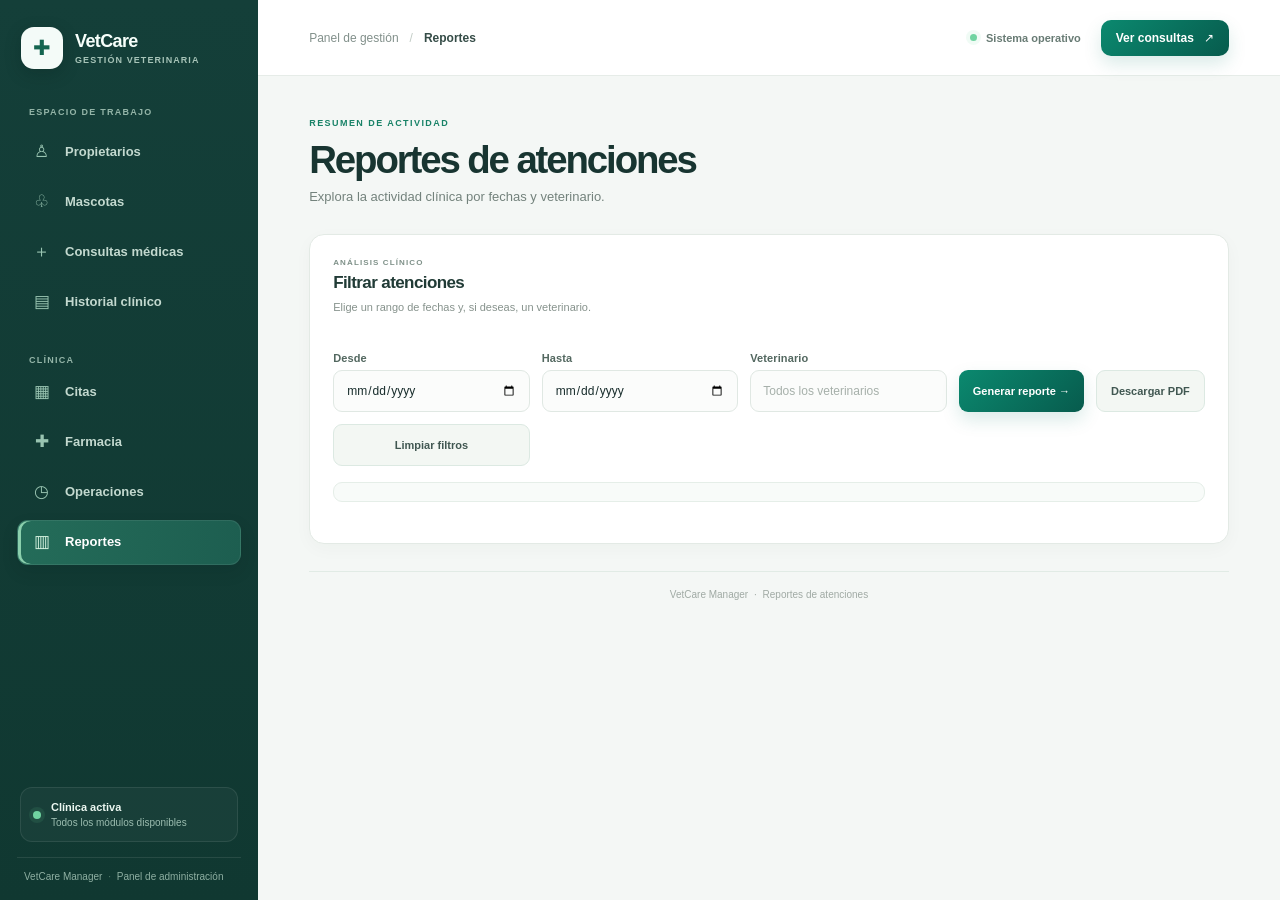
<file: Vetcare/wwwroot/reportes.html>
<!doctype html>
<html lang="es">
<head>
  <meta charset="utf-8">
  <meta name="viewport" content="width=device-width, initial-scale=1">
  <meta name="theme-color" content="#123d38">
  <title>Reportes | VetCare Manager</title>
  <link rel="stylesheet" href="css/site.css?v=dashboard-redesign-20261125">
</head>
<body class="dashboard-page">
  <div class="dashboard-shell">
    <aside class="sidebar">
      <a class="brand" href="index.html" aria-label="VetCare Manager, inicio"><span class="mark" aria-hidden="true">✚</span><span class="brand-copy">VetCare <small>GESTIÓN VETERINARIA</small></span></a>
      <div class="sidebar-label">ESPACIO DE TRABAJO</div>
      <nav class="sidebar-nav" aria-label="Secciones de la clínica">
        <a class="side-link" href="index.html#propietarios"><span class="side-icon" aria-hidden="true">♙</span><span>Propietarios</span></a>
        <a class="side-link" href="index.html#mascotas"><span class="side-icon" aria-hidden="true">♧</span><span>Mascotas</span></a>
        <a class="side-link" href="consultas.html"><span class="side-icon" aria-hidden="true">＋</span><span>Consultas médicas</span></a>
        <a class="side-link" href="historial.html"><span class="side-icon" aria-hidden="true">▤</span><span>Historial clínico</span></a>
        <div class="sidebar-label sidebar-label-spaced">CLÍNICA</div>
        <a class="side-link" href="citas.html"><span class="side-icon" aria-hidden="true">▦</span><span>Citas</span></a>
        <a class="side-link" href="farmacia.html"><span class="side-icon" aria-hidden="true">✚</span><span>Farmacia</span></a>
        <a class="side-link" href="operaciones.html"><span class="side-icon" aria-hidden="true">◷</span><span>Operaciones</span></a>
        <a class="side-link active" href="reportes.html" aria-current="page"><span class="side-icon" aria-hidden="true">▥</span><span>Reportes</span></a>
      </nav>
      <div class="sidebar-bottom"><div class="clinic-status"><span class="status-dot"></span><span><strong>Clínica activa</strong><small>Todos los módulos disponibles</small></span></div><div class="sidebar-footer">VetCare Manager <span>·</span> Panel de administración</div></div>
    </aside>
    <main class="dashboard-main">
      <header class="workspace-topbar"><div class="breadcrumbs"><span>Panel de gestión</span><span class="crumb-divider">/</span><strong>Reportes</strong></div><div class="topbar-actions"><span class="system-status"><span class="status-dot"></span>Sistema operativo</span><a class="button topbar-button" href="consultas.html">Ver consultas <span aria-hidden="true">↗</span></a></div></header>
      <div class="workspace-content">
        <section class="welcome-block"><div><div class="eyebrow">RESUMEN DE ACTIVIDAD</div><h1>Reportes de atenciones</h1><p>Explora la actividad clínica por fechas y veterinario.</p></div></section>
        <section class="panel dashboard-panel reports-panel">
          <div class="section-heading"><div><div class="panel-kicker">ANÁLISIS CLÍNICO</div><h2>Filtrar atenciones</h2><p class="panel-description">Elige un rango de fechas y, si deseas, un veterinario.</p></div></div>
          <form id="report-filter-form" class="filter-bar report-filters">
            <div class="field"><label for="desde">Desde</label><input id="desde" type="date"></div>
            <div class="field"><label for="hasta">Hasta</label><input id="hasta" type="date"></div>
            <div class="field"><label for="vet">Veterinario</label><input id="vet" placeholder="Todos los veterinarios"></div>
            <button class="button" id="run" type="submit">Generar reporte <span aria-hidden="true">→</span></button>
            <button class="button secondary" id="download-pdf" type="button">Descargar PDF</button>
            <button class="button secondary" type="reset">Limpiar filtros</button>
          </form>
          <div id="msg" class="notice reports-notice" role="status" aria-live="polite"></div><div id="summary" class="report-summary" aria-live="polite"></div><div id="list" class="record-list"></div>
        </section>
        <footer class="foot dashboard-foot">VetCare Manager <span>·</span> Reportes de atenciones</footer>
      </div>
    </main>
  </div>
  <script type="module" src="js/reportes.js"></script>
</body>
</html>
</file>
<file: Vetcare/wwwroot/css/site.css>
:root {
  --ink:#142c2d;
  --ink-soft:#405a58;
  --muted:#718481;
  --brand:#087b66;
  --brand-deep:#07564b;
  --brand-light:#e0f3ec;
  --accent:#f6b96b;
  --surface:#fff;
  --surface-soft:#f7fbf9;
  --line:#dce9e4;
  --danger:#bd5146;
  --shadow-card:0 12px 32px #163d3210;
  color-scheme:light;
  font-family:Inter,"Segoe UI",sans-serif;
  color:var(--ink);
  background:#f2f7f5;
  font-synthesis:none;
  font-weight:400
}
* {
  box-sizing:border-box
}
body {
  margin:0;
  min-height:100vh;
  background:
    radial-gradient(ellipse at 8% 4%,#cfe7db 0,transparent 35rem),
    radial-gradient(ellipse at 92% 82%,#d8ebe0 0,transparent 38rem),
    linear-gradient(135deg,#e5f0e9,#f4f8f5 58%,#e7f1eb)
}
.shell {
  max-width:1240px;
  margin:auto;
  padding:30px 28px 64px
}
.top {
  display:flex;
  align-items:center;
  justify-content:space-between;
  margin-bottom:38px
}
.brand {
  display:flex;
  align-items:center;
  gap:12px;
  font-weight:750;
  font-size:19px;
  color:#182522;
  text-decoration:none
}
.site-header {
  align-items:flex-start;
  gap:20px
}
.site-nav {
  justify-content:flex-end;
  margin:0;
  max-width:900px;
  padding:7px;
  border:1px solid #ffffffb8;
  border-radius:16px;
  background:#ffffff9c;
  box-shadow:0 8px 24px #163d320c;
  backdrop-filter:blur(12px)
}
.site-header { position:relative; z-index:5; padding:8px 0 }
.brand { letter-spacing:-.025em }
.brand:hover { color:var(--brand) }
.mark {
  display:grid;
  place-items:center;
  width:44px;
  height:44px;
  border-radius:15px;
  background:linear-gradient(145deg,#198467,#105b49);
  color:white;
  font-size:22px;
  box-shadow:0 8px 18px #176b5530
}
.tag {
  font-size:12px;
  color:#176b55;
  background:#e3f0e9;
  padding:9px 14px;
  border-radius:99px;
  font-weight:650
}
.intro {
  position:relative;
  overflow:hidden;
  margin-bottom:22px;
  padding:30px 32px;
  border:1px solid #c1ded1;
  border-left:5px solid var(--brand);
  border-radius:22px;
  background:linear-gradient(115deg,#fff 0%,#f4fbf7 60%,#def1e8 100%);
  box-shadow:var(--shadow-card)
}
.intro:after {
  content:"✚";
  position:absolute;
  right:7%;
  top:50%;
  transform:translateY(-50%) rotate(-12deg);
  font-size:120px;
  font-weight:800;
  color:#176b550c
}
.eyebrow {
  position:relative;
  z-index:1;
  display:inline-flex;
  color:var(--brand);
  font-size:11px;
  font-weight:750;
  letter-spacing:.13em;
  text-transform:uppercase
}
.intro h1 {
  position:relative;
  z-index:1;
  font-size:clamp(34px,4.6vw,50px);
  letter-spacing:-.045em;
  margin:9px 0 6px
}
.intro p {
  position:relative;
  z-index:1;
  color:var(--ink-soft);
  margin:0;
  max-width:560px
}
.summary {
  display:grid;
  grid-template-columns:repeat(3,minmax(0,1fr));
  gap:12px;
  margin:0 0 24px
}
.metric {
  display:flex;
  align-items:center;
  gap:15px;
  padding:17px 20px;
  border:1px solid var(--line);
  border-radius:18px;
  background:linear-gradient(145deg,#fff,#f8fcfa);
  box-shadow:var(--shadow-card);
  transition:transform .2s,box-shadow .2s
}
.metric:hover { transform:translateY(-2px); box-shadow:0 15px 32px #163d3218 }
.metric-icon {
  display:grid;
  place-items:center;
  flex:0 0 38px;
  height:38px;
  border-radius:14px;
  background:linear-gradient(145deg,var(--brand-light),#eff9f4);
  color:var(--brand);
  font-size:19px
}
.metric strong {
  display:block;
  color:var(--ink);
  font-size:25px;
  line-height:1.15;
  letter-spacing:-.03em
}
.metric span:last-child {
  display:block;
  margin-top:3px;
  color:#718078;
  font-size:12px;
  font-weight:600
}
.tabs {
  display:flex;
  gap:8px;
  margin:0 0 18px;
  flex-wrap:wrap
}
.tab {
  border:1px solid transparent;
  background:transparent;
  color:var(--ink-soft);
  border-radius:11px;
  padding:10px 16px;
  font-size:14px;
  font-weight:650;
  text-decoration:none;
  cursor:pointer;
  transition:background .18s,border-color .18s,transform .18s
}
.tab:hover {
  transform:translateY(-1px);
  border-color:#b9d5c5
}
.tab.active {
  background:linear-gradient(135deg,var(--brand),var(--brand-deep));
  border-color:var(--brand);
  color:white;
  box-shadow:0 6px 14px #087b6633
}
.tab:hover:not(.active) { background:var(--brand-light); color:var(--brand-deep) }
.layout {
  display:grid;
  grid-template-columns:minmax(280px,.8fr) minmax(0,1.5fr);
  gap:18px
}
.panel {
  background:#ffffffed;
  border:1px solid #d7e7df;
  border-radius:20px;
  padding:26px;
  box-shadow:var(--shadow-card)
}
.panel h2 {
  font-size:18px;
  margin:0 0 18px;
  letter-spacing:-.02em
}
.page-intro {
  margin:0 0 20px;
  padding:24px 28px;
  border:1px solid #c1ded1;
  border-left:5px solid var(--brand);
  border-radius:22px;
  background:linear-gradient(115deg,#fff 0%,#f4fbf7 60%,#def1e8 100%);
  box-shadow:var(--shadow-card)
}
.page-intro h1 {
  margin:8px 0 5px;
  font-size:clamp(32px,4vw,44px);
  letter-spacing:-.04em
}
.page-intro .eyebrow { margin-bottom:2px }
.page-intro p,.section-heading p {
  margin:0;
  color:#64716d
}
.section-heading {
  display:flex;
  align-items:center;
  justify-content:space-between;
  gap:18px
}
.section-heading h2 {
  margin:0 0 5px
}
.filter-bar {
  display:grid;
  grid-template-columns:minmax(0,1fr) auto;
  align-items:end;
  gap:12px
}
.filter-bar .field {
  display:flex;
  flex-direction:column;
  gap:6px
}
.check-field {
  display:flex;
  align-items:center;
  gap:10px;
  padding:11px 12px;
  border:1px solid var(--line);
  border-radius:11px;
  background:var(--surface-soft);
  color:var(--ink-soft)
}
.check-field input { width:18px; height:18px; margin:0; accent-color:var(--brand) }
.medical-note { margin:0 0 18px; padding:13px 16px; border:1px solid #e6d6b8; border-radius:13px; background:#fff8eb; color:#755b2c }
.pharmacy-layout,.operations-layout { align-items:start }
.appointment-layout { align-items:start }
.appointments-panel .muted,.appointment-history .muted { margin:5px 0 0; font-size:12px }
.appointment-history { margin-top:18px }
.appointment-meta { display:flex; align-items:center; flex-wrap:wrap; gap:8px; margin-top:11px; color:var(--ink-soft); font-size:12px }
.appointment-meta > span { padding:5px 8px; border-radius:99px; background:var(--surface-soft) }
.appointment-meta .appointment-status { background:var(--brand-light); color:var(--brand-deep); font-weight:700 }
.appointment-meta .status-pending { background:#fff0df; color:#855518 }
.appointment-past { background:linear-gradient(135deg,#fff,#f7faf8) }
.appointment-controls { display:flex; align-items:center; gap:10px; margin-top:12px; padding-top:12px; border-top:1px solid var(--line) }
.appointment-controls select { width:auto; min-width:160px; padding:8px 10px }
.pharmacy-prescriptions { margin-top:18px }
.prescription-form { margin-top:20px }
.medicine-meta { display:flex; flex-wrap:wrap; align-items:center; gap:8px; margin-top:10px }
.rx-required { background:#fff0df; color:#855518 }
.rx-free { background:#e4f3e9; color:#17664f }
.stock-badge { padding:4px 8px; border-radius:99px; background:#eef4f1; color:#566963; font-size:11px; font-weight:700 }
.stock-low { background:#fff0ed; color:#a33e35 }
.operation-controls { display:flex; align-items:center; flex-wrap:wrap; gap:9px; margin-top:14px; padding-top:13px; border-top:1px solid var(--line) }
.operation-controls label { margin-right:2px }
.operation-controls select { width:auto; min-width:145px; padding:8px 10px }
.operation-notes { margin:12px 0 0; color:var(--ink-soft); font-size:13px; line-height:1.5 }
.report-filters {
  grid-template-columns:repeat(3,minmax(0,1fr)) auto auto;
  margin-top:18px
}
.report-summary {
  margin-top:18px
}
.report-total {
  display:flex;
  align-items:center;
  justify-content:space-between;
  gap:16px;
  padding:21px 23px;
  border:1px solid #c7e2d8;
  border-radius:18px;
  background:linear-gradient(110deg,#e1f3eb,#f8fcf9 78%);
  color:var(--ink-soft)
}
.report-total strong {
  color:var(--brand-deep);
  font-size:34px;
  letter-spacing:-.04em
}
.report-row {
  display:grid;
  gap:14px;
  padding:19px 20px;
  border:1px solid var(--line);
  border-radius:16px;
  background:#fff
}
.report-row-heading {
  display:flex;
  align-items:center;
  justify-content:space-between;
  gap:12px
}
.report-row-heading h3 {
  margin:0
}
.report-bar-track {
  height:10px;
  overflow:hidden;
  border-radius:99px;
  background:#eaf2ee
}
.report-bar-fill {
  display:block;
  height:100%;
  border-radius:inherit;
  background:linear-gradient(90deg,#66c19a,var(--brand-deep));
  box-shadow:0 2px 7px #087b6633;
  transition:width .35s ease
}
.record-list {
  display:grid;
  gap:12px;
  margin-top:14px
}
.record-card {
  padding:20px;
  border:1px solid var(--line);
  border-radius:17px;
  background:linear-gradient(135deg,#fff,var(--surface-soft));
  box-shadow:0 5px 16px #163d3208;
  transition:border-color .2s,transform .2s,box-shadow .2s
}
.record-card:hover { border-color:#b8d8cb; transform:translateY(-2px); box-shadow:0 12px 24px #163d3212 }
.record-header {
  display:flex;
  align-items:flex-start;
  justify-content:space-between;
  gap:14px
}
.record-header h3 {
  margin:4px 0 0;
  font-size:17px
}
.record-label,.record-date {
  color:#68756f;
  font-size:12px
}
.record-date {
  white-space:nowrap;
  padding:6px 9px;
  border-radius:99px;
  background:#eff5f1
}
.record-details {
  display:grid;
  grid-template-columns:repeat(2,minmax(0,1fr));
  gap:12px 18px;
  margin:16px 0 0;
  padding-top:14px;
  border-top:1px solid #e7eee9
}
.record-details dt {
  margin-bottom:4px;
  color:#718078;
  font-size:11px;
  font-weight:700;
  text-transform:uppercase;
  letter-spacing:.06em
}
.record-details dd {
  margin:0;
  color:#26342e;
  font-size:14px;
  line-height:1.5
}
.fields {
  display:grid;
  grid-template-columns:1fr 1fr;
  gap:13px
}
.field {
  display:flex;
  flex-direction:column;
  gap:8px
}
.field.full {
  grid-column:1/-1
}
label {
  font-size:12px;
  font-weight:700;
  color:var(--ink-soft)
}
input,select,textarea {
  width:100%;
  border:1px solid #d4e2dc;
  border-radius:11px;
  background:#fcfefd;
  padding:12px 13px;
  font:inherit;
  font-size:14px;
  color:var(--ink);
  outline:none;
  transition:border-color .18s,box-shadow .18s,background .18s
}
input:focus,select:focus,textarea:focus {
  border-color:var(--brand);
  background:#fff;
  box-shadow:0 0 0 4px #087b661c
}
input::placeholder,textarea::placeholder { color:#9aa9a3 }
textarea {
  resize:vertical;
  min-height:72px
}
.actions {
  display:flex;
  gap:9px;
  margin-top:17px
}
.search-bar {
  display:flex;
  align-items:center;
  gap:8px;
  margin:16px 0 12px
}
.search-bar input {
  min-width:0
}
.sr-only {
  position:absolute;
  width:1px;
  height:1px;
  padding:0;
  margin:-1px;
  overflow:hidden;
  clip:rect(0,0,0,0);
  white-space:nowrap;
  border:0
}
.button,.btn {
  border:0;
  border-radius:11px;
  background:linear-gradient(135deg,var(--brand),var(--brand-deep));
  color:#fff;
  font-weight:700;
  padding:12px 17px;
  cursor:pointer;
  box-shadow:0 6px 14px #087b6626;
  transition:transform .18s,box-shadow .18s,filter .18s
}
.button.secondary {
  background:#edf2ef;
  color:#33433d;
  box-shadow:none
}
.button:hover,.btn:hover {
  filter:brightness(1.04);
  transform:translateY(-1px);
  box-shadow:0 9px 18px #087b6633
}
.button:focus-visible,.btn:focus-visible,.small:focus-visible,.tab:focus-visible,a:focus-visible,input:focus-visible,select:focus-visible,textarea:focus-visible {
  outline:3px solid #4cae8d;
  outline-offset:3px
}
.button:disabled,.btn:disabled {
  cursor:wait;
  opacity:.68
}
.list-head {
  display:flex;
  align-items:center;
  justify-content:space-between;
  margin-bottom:14px
}
.list-head h2 {
  margin:0
}
.count {
  font-size:12px;
  color:var(--brand-deep);
  background:var(--brand-light);
  font-weight:700;
  padding:7px 11px;
  border-radius:99px
}
.cards {
  display:grid;
  gap:10px
}
.card {
  border:1px solid var(--line);
  border-radius:16px;
  padding:17px;
  display:flex;
  justify-content:space-between;
  gap:12px;
  align-items:flex-start;
  transition:border-color .18s,box-shadow .18s,transform .18s
}
.card:hover {
  border-color:#abd1c0;
  box-shadow:0 10px 24px #163d3212;
  transform:translateY(-2px)
}
.card h3 {
  font-size:15px;
  margin:0 0 5px
}
.card-content {
  min-width:0
}
.contact-lines {
  display:flex;
  flex-wrap:wrap;
  gap:6px 14px;
  margin-top:8px
}
.contact-lines a {
  color:#176b55;
  font-size:13px;
  text-decoration:none
}
.contact-lines a:hover {
  text-decoration:underline
}
.card-subtext {
  margin:7px 0 0!important;
  font-size:12px!important
}
.pet-heading {
  display:flex;
  align-items:center;
  flex-wrap:wrap;
  gap:8px
}
.species-badge {
  padding:4px 8px;
  border-radius:99px;
  background:var(--brand-light);
  color:var(--brand-deep);
  font-size:11px;
  font-weight:700;
  letter-spacing:.02em
}
.pet-facts {
  display:flex;
  flex-wrap:wrap;
  gap:7px;
  margin-top:8px
}
.pet-facts span {
  padding:5px 8px;
  border-radius:8px;
  background:#f2f6f3;
  color:#586860;
  font-size:12px
}
.pet-observations {
  margin:10px 0 0!important;
  padding-left:10px;
  border-left:2px solid #a8ceb7;
  font-size:12px!important
}
.card p {
  font-size:13px;
  line-height:1.5;
  color:#66736e;
  margin:0
}
.card-actions {
  display:flex;
  gap:6px;
  flex-shrink:0
}
.small {
  font-size:12px;
  padding:7px 10px;
  border-radius:8px;
  border:1px solid var(--line);
  background:white;
  color:#43514b;
  cursor:pointer
}
.small.danger {
  color:var(--danger);
  background:#fff8f7
}
.empty {
  padding:44px 18px;
  text-align:center;
  color:var(--muted);
  font-size:14px;
  border:1px dashed #c9ded5;
  border-radius:15px;
  background:var(--surface-soft)
}
.loading-state {
  display:flex;
  align-items:center;
  justify-content:center;
  gap:10px;
  min-height:100px;
  color:#718078;
  font-size:13px
}
.spinner {
  width:16px;
  height:16px;
  border:2px solid #dbe9df;
  border-top-color:#176b55;
  border-radius:50%;
  animation:spin .8s linear infinite
}
@keyframes spin {
  to { transform:rotate(360deg) }
}
.cards[aria-busy="true"] {
  opacity:.72
}
.notice {
  min-height:22px;
  margin-top:14px;
  font-size:13px;
  color:#176b55
}
.notice.error {
  color:var(--danger)
}
.hidden {
  display:none!important
}
.foot {
  text-align:center;
  color:var(--muted);
  font-size:12px;
  padding-top:30px;
  border-top:1px solid #deebe5;
  margin-top:24px
}
.row {
  display:flex;
  align-items:flex-end;
  gap:12px;
  flex-wrap:wrap
}
.row > div {
  min-width:180px
}
.notice {
  min-height:22px;
  margin-top:14px;
  color:#176b55;
  font-size:13px
}
.notice.error,.error {
  color:var(--danger)
}
.button:active,.btn:active,.tab:active { transform:translateY(0) scale(.98) }
.button:disabled,.btn:disabled { filter:saturate(.65); box-shadow:none }
a { text-underline-offset:3px }
.muted {
  color:#718078
}
@media(max-width:760px) {
  .shell {
  padding:22px 15px 45px
}
.site-header {
  flex-direction:column;
  align-items:stretch;
  margin-bottom:26px
}
.site-nav {
  justify-content:flex-start;
  max-width:none;
  overflow-x:auto;
  scrollbar-width:thin
}
.section-heading {
  align-items:flex-start;
  flex-direction:column
}
.report-filters {
  grid-template-columns:repeat(2,minmax(0,1fr))
}
.layout {
  grid-template-columns:minmax(0,1fr)
}
.summary {
  grid-template-columns:1fr 1fr
}
.intro {
  padding:25px 22px
}
.intro:after {
  right:2%
}
.tag {
  display:none
}
.fields {
  grid-template-columns:1fr 1fr
}
  .panel { padding:21px }
  .intro,.page-intro { border-radius:18px }
  .filter-bar { grid-template-columns:minmax(0,1fr) auto }

}
@media(max-width:520px) {
  .filter-bar,.record-details,.report-filters {
    grid-template-columns:1fr
  }
  .filter-bar .button {
    width:100%
  }
  .filter-bar { grid-template-columns:1fr }
  .search-bar { flex-wrap:wrap }
  .search-bar input { flex:1 1 100% }
  .panel { padding:17px }
  .operation-controls select { flex:1; min-width:0 }
  .operation-controls .small { min-height:40px }
  .appointment-controls select { flex:1; min-width:0 }
  .summary { grid-template-columns:1fr }
  .summary .metric:last-child { grid-column:auto }
  .page-intro {
    padding:20px
  }
  .record-header {
    flex-direction:column
  }
  .report-row-heading {
    align-items:flex-start;
    flex-direction:column
  }
}
@media(max-width:430px) {
  .summary {
    grid-template-columns:1fr 1fr;
    gap:8px
  }
  .summary .metric:last-child {
    grid-column:1/-1
  }
  .site-nav {
    display:grid;
    grid-template-columns:repeat(2,minmax(0,1fr));
    width:100%
  }
  .site-nav .tab {
    display:flex;
    align-items:center;
    justify-content:center;
    min-height:44px;
    padding:9px 7px;
    text-align:center
  }
.metric {
  padding:12px 11px;
  gap:9px
}
.metric-icon {
  flex-basis:32px;
  height:32px
}
.intro:after {
  font-size:82px;
  right:-2%
}
.fields {
  grid-template-columns:1fr
}
.field.full {
  grid-column:auto
}
.card {
  flex-direction:column
}
  .search-bar {
    align-items:stretch
  }
.card-actions {
  align-self:stretch
}
.card-actions .small,.search-bar .small {
  min-height:40px
}
.card-actions .small {
  flex:1
}

}
@media(prefers-reduced-motion:reduce) {
  *,*::before,*::after {
    scroll-behavior:auto!important;
    animation-duration:.01ms!important;
    animation-iteration-count:1!important;
    transition-duration:.01ms!important
  }
}

/* Refined clinic workspace */
:root {
  --ink:#172c2b;
  --ink-soft:#49615c;
  --muted:#71837d;
  --brand:#087f68;
  --brand-deep:#075b4d;
  --brand-light:#e2f4ed;
  --accent:#e9a85f;
  --surface:#fffefa;
  --surface-soft:#f6faf7;
  --line:#dce9e2;
  --danger:#b84d43;
  --shadow-card:0 16px 42px #173a2b0c,0 2px 8px #173a2b06;
  background:#f3f7f3;
  color:var(--ink);
  font-family:Inter,"Segoe UI",sans-serif
}
body {
  background:
    radial-gradient(ellipse at 0 0,#d7eee3 0,transparent 35rem),
    radial-gradient(ellipse at 100% 90%,#e1eee4 0,transparent 40rem),
    linear-gradient(135deg,#f1f6f1,#f8faf7 52%,#edf4ef)
}
.shell { max-width:1480px; padding:28px clamp(20px,4vw,56px) 64px }
.top { margin-bottom:34px }
.site-header { align-items:center; gap:22px }
.brand { flex:0 0 auto; gap:13px; font-size:20px; letter-spacing:-.035em }
.mark {
  width:48px;height:48px;border-radius:16px;
  background:linear-gradient(145deg,#15987b,#075849);
  box-shadow:0 10px 22px #087b6630, inset 0 1px #ffffff35
}
.site-nav {
  flex:1 1 auto; width:max-content; max-width:none; min-width:0;
  justify-content:flex-end; flex-wrap:nowrap; gap:4px;
  padding:8px; border:1px solid #ffffffd9; border-radius:18px;
  background:#ffffffb8; box-shadow:0 10px 28px #183b2b0c;
  backdrop-filter:blur(16px)
}
.site-nav .tab { white-space:nowrap; padding:11px 14px; border-radius:12px; font-size:13px }
.site-nav .tab.active { background:linear-gradient(135deg,#0b876e,#075b4d); box-shadow:0 7px 16px #087b6629 }
.intro,.page-intro {
  border:1px solid #cce3d7; border-left:5px solid #0a856b; border-radius:25px;
  background:linear-gradient(112deg,#fffefa 0%,#f8fcf8 52%,#e0f2e8 100%);
  box-shadow:0 18px 44px #163c2b0b
}
.intro { margin-bottom:20px; padding:34px 36px }
.intro:after { color:#16876a0b; font-size:145px; right:8% }
.eyebrow { color:#0a8067; letter-spacing:.16em }
.intro h1,.page-intro h1 { color:#173332; letter-spacing:-.055em }
.intro p,.page-intro p { color:#526a63; font-size:15px; line-height:1.65 }
.summary { gap:14px; margin-bottom:24px }
.metric {
  min-height:88px; padding:18px 22px; border-color:#e0ebe4; border-radius:20px;
  background:#fffefa; box-shadow:0 12px 30px #173a2b08
}
.metric-icon { border-radius:14px; background:#e8f5ee; color:#087b66 }
.metric strong { font-size:27px }
.metric span:last-child { color:#70817a; font-size:12px }
.layout { grid-template-columns:minmax(320px,.78fr) minmax(0,1.52fr); gap:20px }
.panel {
  padding:28px; border-color:#e0ebe4; border-radius:22px;
  background:#fffefa; box-shadow:0 16px 40px #173a2b09
}
.panel h2 { color:#1b3734; font-size:19px; letter-spacing:-.035em }
label { color:#49615c; font-size:12px; letter-spacing:.01em }
input,select,textarea {
  border-color:#d8e5dd; border-radius:12px; background:#fbfdfb;
  padding:13px 14px; font-size:14px
}
input:focus,select:focus,textarea:focus { border-color:#0a856b; box-shadow:0 0 0 4px #087b6615 }
.button,.btn { border-radius:12px; background:linear-gradient(135deg,#0b896f,#075b4d); box-shadow:0 8px 18px #087b6626 }
.button.secondary { border:1px solid #dce9e2; background:#f3f7f3; color:#405751 }
.search-bar input { background:#fbfdfb }
.count { background:#e6f4ed; color:#075d4d }
.card,.record-card { border-color:#e0ebe4; border-radius:17px; background:linear-gradient(135deg,#fffefa,#fbfdfb) }
.card:hover,.record-card:hover { border-color:#b8d8c8; box-shadow:0 14px 28px #173a2b10 }
.small { border-color:#dce8e1; border-radius:9px; background:#fffefa }
.small.danger { border-color:#f0dcd7; background:#fff8f6 }
.foot { border-color:#e1ebe5; color:#778680 }
@media(max-width:1120px) {
  .site-header { align-items:flex-start; flex-direction:column }
  .site-nav { width:100%; justify-content:flex-start; overflow-x:auto; scrollbar-width:thin }
}
@media(max-width:760px) {
  .shell { padding:22px 18px 44px }
  .site-header { margin-bottom:25px }
  .site-nav { flex-wrap:nowrap; display:flex; width:100% }
  .site-nav .tab { flex:0 0 auto }
  .intro { padding:26px 23px }
  .layout { grid-template-columns:minmax(0,1fr) }
  .panel { padding:23px }
}
@media(max-width:520px) {
  .shell { padding:16px 13px 36px }
  .brand { font-size:18px }
  .mark { width:43px;height:43px;border-radius:14px }
  .site-nav { gap:2px; padding:6px }
  .site-nav .tab { padding:10px 12px; font-size:12px }
  .intro,.page-intro { border-radius:19px }
  .intro h1,.page-intro h1 { font-size:32px }
  .panel { padding:19px; border-radius:18px }
}

/* Dashboard layout */
.dashboard-page {
  min-width:320px;
  min-height:100vh;
  background:#f4f7f5;
  color:#203533
}
.dashboard-shell {
  display:grid;
  grid-template-columns:258px minmax(0,1fr);
  min-height:100vh
}
.dashboard-page .sidebar {
  position:sticky;
  top:0;
  display:flex;
  flex-direction:column;
  min-height:100vh;
  height:100vh;
  padding:27px 17px 18px;
  background:linear-gradient(180deg,#143f39 0%,#103831 100%);
  color:#f5fbf8
}
.dashboard-page .brand {
  gap:12px;
  margin:0 4px 38px;
  color:#f7fffb;
  font-size:18px;
  letter-spacing:-.035em
}
.dashboard-page .brand:hover { color:#fff }
.dashboard-page .mark {
  width:42px;
  height:42px;
  border:1px solid #ffffff25;
  border-radius:13px;
  background:#f4fbf8;
  color:#146550;
  font-size:21px;
  box-shadow:0 5px 16px #071f1b40
}
.brand-copy { display:grid; gap:3px }
.brand-copy small {
  color:#a7c4b8;
  font-size:9px;
  font-weight:700;
  letter-spacing:.12em
}
.sidebar-label {
  padding:0 12px;
  color:#94b5a8;
  font-size:9px;
  font-weight:750;
  letter-spacing:.14em
}
.sidebar-label-spaced { margin-top:25px }
.sidebar-nav { display:grid; gap:5px; margin-top:13px }
.dashboard-page .side-link {
  display:flex;
  align-items:center;
  gap:12px;
  width:100%;
  min-height:45px;
  padding:0 12px;
  border:1px solid transparent;
  border-radius:11px;
  background:transparent;
  color:#c3d9cf;
  font:600 13px/1.3 Inter,"Segoe UI",sans-serif;
  text-align:left;
  text-decoration:none;
  cursor:pointer;
  transition:background .18s,color .18s,border-color .18s
}
.dashboard-page .side-link:hover {
  border-color:#ffffff12;
  background:#ffffff0d;
  color:#fff
}
.dashboard-page .side-link.active {
  border-color:#ffffff14;
  background:linear-gradient(100deg,#246c59,#1d5e50);
  color:#fff;
  box-shadow:inset 3px 0 #8bd0ad,0 7px 16px #071f1b24
}
.side-icon {
  display:grid;
  flex:0 0 23px;
  place-items:center;
  width:23px;
  height:23px;
  color:#99c4b1;
  font-size:17px;
  font-weight:600
}
.side-link.active .side-icon { color:#d4f1df }
.sidebar-bottom { margin-top:auto }
.clinic-status {
  display:flex;
  align-items:center;
  gap:10px;
  margin:0 3px 15px;
  padding:13px 12px;
  border:1px solid #ffffff16;
  border-radius:12px;
  background:#ffffff09
}
.status-dot {
  display:inline-block;
  flex:0 0 8px;
  width:8px;
  height:8px;
  border-radius:50%;
  background:#70d4a1;
  box-shadow:0 0 0 4px #70d4a11a
}
.clinic-status strong,.clinic-status small { display:block }
.clinic-status strong { color:#edf8f2; font-size:11px }
.clinic-status small { margin-top:4px; color:#9cbdb0; font-size:10px }
.sidebar-footer {
  padding:13px 7px 0;
  border-top:1px solid #ffffff18;
  color:#8eafa2;
  font-size:10px
}
.sidebar-footer span { padding:0 3px; color:#527c6b }
.dashboard-main { min-width:0 }
.workspace-topbar {
  display:flex;
  align-items:center;
  justify-content:space-between;
  gap:20px;
  min-height:76px;
  padding:0 clamp(24px,4vw,62px);
  border-bottom:1px solid #e6ece8;
  background:#fff
}
.breadcrumbs { display:flex; align-items:center; gap:11px; color:#82908b; font-size:12px }
.breadcrumbs strong { color:#354c47; font-weight:650 }
.crumb-divider { color:#c1cbc5 }
.topbar-actions { display:flex; align-items:center; gap:20px }
.system-status { display:flex; align-items:center; gap:9px; color:#687b74; font-size:11px; font-weight:600 }
.system-status .status-dot { width:7px; height:7px; flex-basis:7px }
.topbar-button { display:flex; align-items:center; gap:10px; padding:11px 15px; border-radius:10px; font-size:12px; text-decoration:none }
.topbar-logout { border:0; background:transparent; color:#73827c; font:600 11px Inter,"Segoe UI",sans-serif; cursor:pointer }
.topbar-logout:hover { color:#155d4d }
.workspace-content { width:min(100%,1600px); margin:0 auto; padding:36px clamp(24px,4vw,62px) 28px }
.welcome-block {
  display:flex;
  align-items:flex-end;
  justify-content:space-between;
  gap:24px;
  margin:0 0 26px
}
.welcome-block .eyebrow { color:#188267; font-size:9px; letter-spacing:.16em }
.welcome-block h1 { margin:9px 0 7px; color:#183531; font-size:clamp(30px,3vw,39px); letter-spacing:-.055em; line-height:1.08 }
.welcome-block p { max-width:600px; margin:0; color:#73827c; font-size:13px; line-height:1.6 }
.welcome-note { display:flex; align-items:center; gap:11px; min-width:250px; padding:12px 15px; border:1px solid #e0ebe4; border-radius:12px; background:#fff }
.welcome-note-icon { display:grid; place-items:center; width:34px; height:34px; border-radius:10px; background:#e8f5ee; color:#168267; font-size:17px }
.welcome-note strong,.welcome-note small { display:block }
.welcome-note strong { color:#304a43; font-size:11px }
.welcome-note small { margin-top:3px; color:#89958f; font-size:10px }
.dashboard-summary { gap:14px; margin-bottom:20px }
.dashboard-summary .metric {
  position:relative;
  min-height:100px;
  padding:19px 20px;
  border-color:#e4ebe6;
  border-radius:14px;
  background:#fff;
  box-shadow:0 4px 14px #1d39280a
}
.dashboard-summary .metric-icon { width:40px; height:40px; flex-basis:40px; border-radius:12px }
.owner-icon { background:#e8f2ff; color:#4777b8 }
.pet-icon { background:#fff2e6; color:#bd7b31 }
.clinic-icon { background:#e6f5ef; color:#168267 }
.dashboard-summary .metric strong { font-size:25px; color:#203a35 }
.dashboard-summary .metric span:last-child { margin:4px 0 0; color:#7d8b84; font-size:11px; font-weight:500 }
.dashboard-summary .metric .metric-caption {
  position:absolute;
  top:20px;
  right:18px;
  color:#a0aaa4;
  font-size:8px;
  font-weight:750;
  letter-spacing:.1em
}
.dashboard-layout { grid-template-columns:minmax(320px,.83fr) minmax(0,1.55fr); gap:18px; align-items:stretch }
.dashboard-panel {
  min-width:0;
  padding:23px;
  border:1px solid #e3eae5;
  border-radius:15px;
  background:#fff;
  box-shadow:0 5px 18px #1d392808
}
.dashboard-panel h2 { margin:6px 0 0; color:#213b36; font-size:17px; letter-spacing:-.035em }
.panel-kicker { color:#7f9189; font-size:8px; font-weight:750; letter-spacing:.14em }
.dashboard-panel .panel-description { margin:6px 0 19px; color:#86928c; font-size:11px; line-height:1.5 }
.dashboard-panel .fields { gap:13px 12px }
.dashboard-panel label { color:#52675f; font-size:11px }
.dashboard-panel label span { color:#168267 }
.dashboard-panel input,.dashboard-panel select,.dashboard-panel textarea { min-height:42px; padding:10px 12px; border-color:#e0e8e3; border-radius:9px; background:#fbfcfb; font-size:12px }
.dashboard-panel input::placeholder,.dashboard-panel textarea::placeholder { color:#a6b0aa }
.dashboard-panel .actions { margin-top:17px }
.dashboard-panel .actions .button { display:flex; align-items:center; gap:10px; min-height:42px; padding:0 15px; border-radius:9px; font-size:11px }
.dashboard-panel .button.secondary { min-height:42px }
.dashboard-panel .list-head { align-items:flex-start; margin-bottom:0 }
.dashboard-panel .list-head h2 { margin-top:6px }
.dashboard-panel .list-head .panel-description { margin-bottom:0 }
.dashboard-panel .count { margin-top:2px; white-space:nowrap; background:#edf6f1; color:#27725c; font-size:10px }
.dashboard-panel .search-bar { position:relative; gap:9px; margin:17px 0 12px }
.dashboard-panel .search-bar input { min-width:0; padding-left:37px; background:#fafcfb }
.search-symbol { position:absolute; z-index:1; left:13px; top:50%; transform:translateY(-52%); color:#81928a; font-size:20px; line-height:1; pointer-events:none }
.dashboard-panel .search-bar .small { min-height:40px; padding:0 14px; border-radius:9px; color:#31564a; font-size:11px }
.dashboard-panel .cards { gap:9px }
.dashboard-panel .card { padding:15px; border-color:#e7ede8; border-radius:11px; background:#fff }
.dashboard-panel .card:hover { border-color:#c8ddd0; box-shadow:0 7px 18px #1d39280b; transform:translateY(-1px) }
.dashboard-panel .card h3 { color:#283e39; font-size:13px }
.dashboard-panel .contact-lines { gap:6px 12px; margin-top:7px }
.dashboard-panel .contact-lines a { color:#4b7868; font-size:11px }
.dashboard-panel .card p { color:#89948e; font-size:11px }
.dashboard-panel .card-actions { gap:6px }
.dashboard-panel .small { min-height:30px; padding:5px 9px; border-radius:7px; font-size:10px }
.dashboard-panel .empty { padding:38px 18px; border-color:#dbe8e0; border-radius:11px; background:#fbfcfb; font-size:12px }
.dashboard-foot { margin-top:27px; padding-top:17px; color:#a0aaa4; font-size:10px }
.dashboard-foot span { padding:0 3px }
@media(max-width:1120px) {
  .dashboard-shell { grid-template-columns:220px minmax(0,1fr) }
  .dashboard-page .sidebar { padding-right:13px; padding-left:13px }
  .workspace-topbar { padding-right:28px; padding-left:28px }
  .workspace-content { padding-right:28px; padding-left:28px }
  .welcome-note { min-width:220px }
  .dashboard-layout { grid-template-columns:minmax(280px,.9fr) minmax(0,1.3fr) }
}
@media(max-width:820px) {
  .dashboard-shell { display:block }
  .dashboard-page .sidebar { position:relative; z-index:3; min-height:0; height:auto; padding:14px 20px 11px }
  .dashboard-page .brand { margin:0 0 13px }
  .sidebar-label,.sidebar-bottom { display:none }
  .sidebar-nav { display:flex; gap:5px; overflow-x:auto; margin:0; padding-bottom:2px; scrollbar-width:thin }
  .dashboard-page .side-link { flex:0 0 auto; width:auto; min-height:39px; gap:8px; padding:0 11px; font-size:11px }
  .side-icon { flex-basis:18px; width:18px; height:18px; font-size:14px }
  .workspace-topbar { min-height:62px }
  .dashboard-layout { grid-template-columns:minmax(0,1fr) }
  .welcome-note { display:none }
}
@media(max-width:560px) {
  .workspace-topbar { align-items:flex-start; flex-direction:column; gap:11px; padding:14px 18px }
  .topbar-actions { width:100%; justify-content:space-between }
  .workspace-content { padding:25px 17px 20px }
  .welcome-block { margin-bottom:20px }
  .welcome-block h1 { font-size:31px }
  .welcome-block p { font-size:12px }
  .dashboard-summary { grid-template-columns:1fr 1fr; gap:9px }
  .dashboard-summary .metric { min-height:84px; gap:10px; padding:14px 12px }
  .dashboard-summary .metric:last-child { grid-column:1/-1 }
  .dashboard-summary .metric .metric-caption { top:13px; right:12px; font-size:7px }
  .dashboard-summary .metric-icon { flex-basis:34px; width:34px; height:34px }
  .dashboard-summary .metric strong { font-size:21px }
  .dashboard-panel { padding:18px }
  .dashboard-panel .fields { grid-template-columns:1fr }
  .dashboard-panel .field.full { grid-column:auto }
  .dashboard-panel .search-bar { flex-wrap:wrap }
  .dashboard-panel .search-bar input { flex:1 1 100% }
  .dashboard-panel .search-bar .small { width:100% }
  .dashboard-panel .card { flex-direction:column }
  .dashboard-panel .card-actions { align-self:stretch }
  .dashboard-panel .card-actions .small { flex:1 }
}
.consultations-welcome { margin-bottom:23px }
.consultations-panel { padding:25px }
.consultations-heading { align-items:center; gap:22px }
.consultations-heading h2 { margin:6px 0 0 }
.consultations-heading .panel-description { margin:6px 0 0 }
.consultations-heading #reload { display:flex; align-items:center; gap:8px; min-height:40px; padding:0 13px; border-radius:9px; white-space:nowrap; font-size:11px }
.consultations-heading #reload span { font-size:16px }
.consultations-notice { min-height:0; margin:17px 0 0; padding:9px 12px; border:1px solid #e5eee8; border-radius:9px; background:#f8fbf9; color:#5b786c; font-size:11px }
.consultations-notice.error { border-color:#f0dcd7; background:#fff8f6; color:#a4483f }
.consultation-list { grid-template-columns:repeat(auto-fit,minmax(min(100%,420px),1fr)); gap:13px; margin-top:13px }
.consultation-list .record-card { display:flex; flex-direction:column; min-height:100%; gap:0; padding:19px; border-color:#e5ece7; border-radius:12px; background:#fff; box-shadow:0 4px 14px #1d392807 }
.consultation-list .record-header { align-items:center; padding-bottom:14px; border-bottom:1px solid #edf1ee }
.consultation-list .record-label { display:inline-flex; align-items:center; gap:6px; color:#28816a; font-size:10px; font-weight:650 }
.consultation-list .record-label::before { width:6px; height:6px; border-radius:50%; background:#57b88b; content:"" }
.consultation-list .record-header h3 { margin-top:6px; color:#273f39; font-size:15px }
.consultation-list .record-date { padding:7px 9px; border:1px solid #e8eee9; background:#f8faf8; color:#718078; font-size:10px }
.consultation-list .record-details { gap:14px 18px; margin-top:0; padding:15px 0 0; border-top:0 }
.consultation-list .record-details dt { margin-bottom:5px; color:#8b9992; font-size:8px; letter-spacing:.11em }
.consultation-list .record-details dd { color:#4d6058; font-size:11px; line-height:1.55; overflow-wrap:anywhere }
@media(max-width:560px) {
  .consultations-panel { padding:18px }
  .consultations-heading { align-items:flex-start; flex-direction:column }
  .consultations-heading #reload { width:100%; justify-content:center }
  .consultation-list { grid-template-columns:minmax(0,1fr) }
  .consultation-list .record-header { align-items:flex-start; flex-direction:column }
  .consultation-list .record-details { grid-template-columns:minmax(0,1fr) }
}
.dashboard-medical-note { margin:0 0 18px; border-color:#eddfc4; border-radius:10px; background:#fff9ed; color:#765e35; font-size:11px; line-height:1.55 }
.history-filter { max-width:680px; grid-template-columns:minmax(0,1fr) auto; align-items:end; margin-top:15px }
.history-filter .button { min-height:42px; display:flex; align-items:center; gap:8px; padding:0 15px; border-radius:9px; font-size:11px }
.history-notice,.reports-notice { min-height:0; margin:16px 0 0; padding:9px 12px; border:1px solid #e5eee8; border-radius:9px; background:#f8fbf9; color:#5b786c; font-size:11px }
.history-notice.error,.reports-notice.error { border-color:#f0dcd7; background:#fff8f6; color:#a4483f }
.history-list { margin-top:14px }
.reports-panel .report-filters { margin-top:17px; align-items:end }
.reports-panel .report-filters .button { min-height:42px; padding:0 14px; border-radius:9px; font-size:11px; white-space:nowrap }
.reports-panel .report-summary { margin-top:18px }
@media(max-width:560px) {
  .history-filter { grid-template-columns:minmax(0,1fr) }
  .history-filter .button { width:100%; justify-content:center }
  .dashboard-medical-note { padding:11px 12px }
  .reports-panel .report-filters { grid-template-columns:minmax(0,1fr) }
  .reports-panel .report-filters .button { width:100%; justify-content:center }
}
</file>
